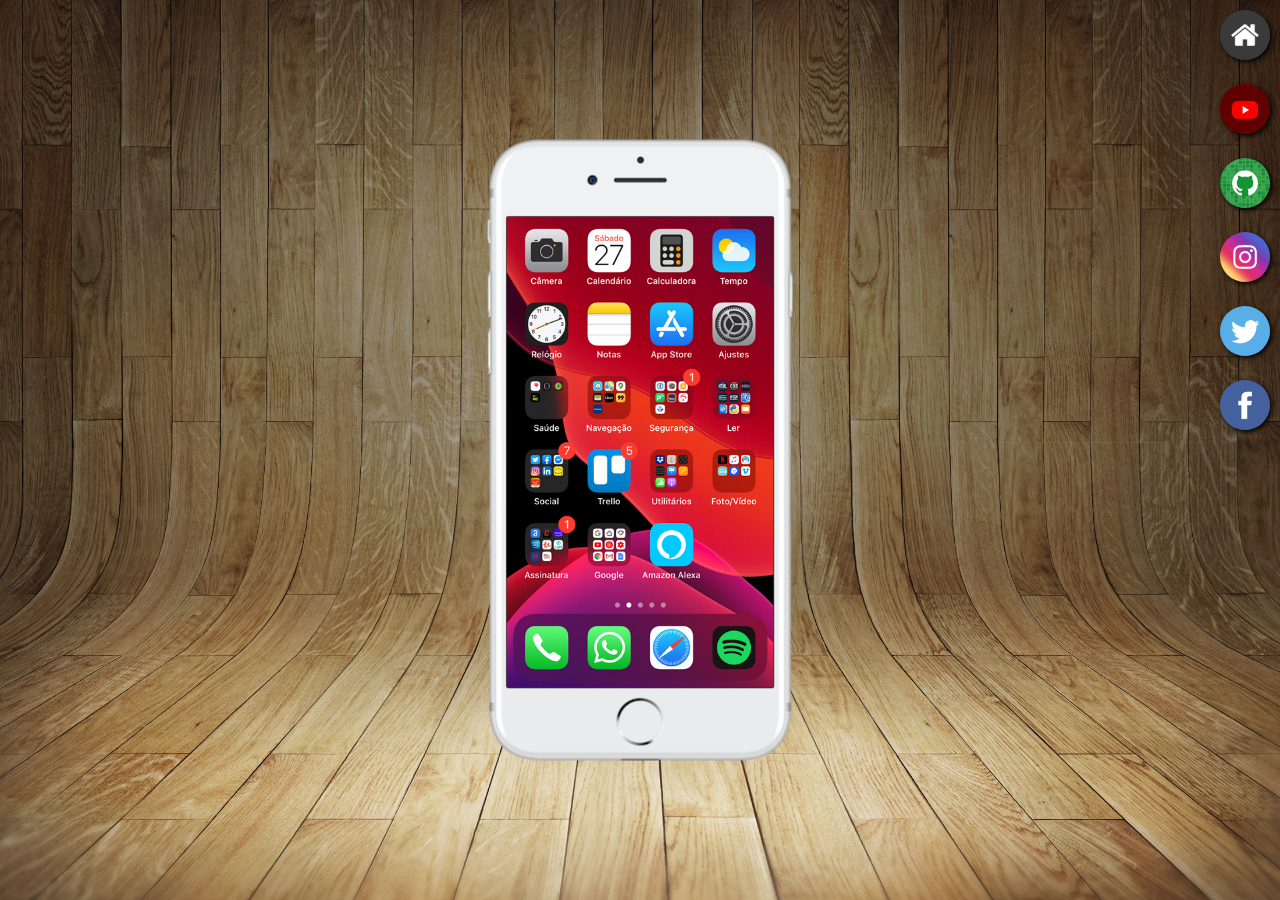
<file: index.html>
<!DOCTYPE html>
<html lang="pt-br">
<head>
    <meta charset="UTF-8">
    <meta name="viewport" content="width=device-width, initial-scale=1.0">
    <link rel="shortcut icon" href="favicon.ico" type="image/x-icon">
    <link rel="stylesheet" href="estilos/style.css">
    <title>Projeto Redes Sociais</title>
</head>
<body>
    <main>
        <section id="telefone">
         <iframe src="home.html" name="tela" id="tela" frameborder="0"></iframe>
        </section>
        <section id="redes-sociais">
            <a href="home.html" target="tela"><img src="imagens/logo-home.jpg" alt="Home"></a><br>
            <a href="youtube.html" target="tela"><img src="imagens/logo-youtube.jpg" alt="YouTube"></a><br>
            <a href="github.html" target="tela"><img src="imagens/logo-github.jpg" alt="GitHub"></a><br>
            <a href="instagram.html" target="tela"><img src="imagens/logo-instagram.jpg" alt="Instagram"></a><br>
            <a href="twiter.html" target="tela"><img src="imagens/logo-twitter.jpg" alt="Twitter"></a><br>
            <a href="facebook.html" target="tela"><img src="imagens/logo-facebook.jpg" alt="Facebook"></a>
        </section>
    </main>
</body>
</html>
</file>
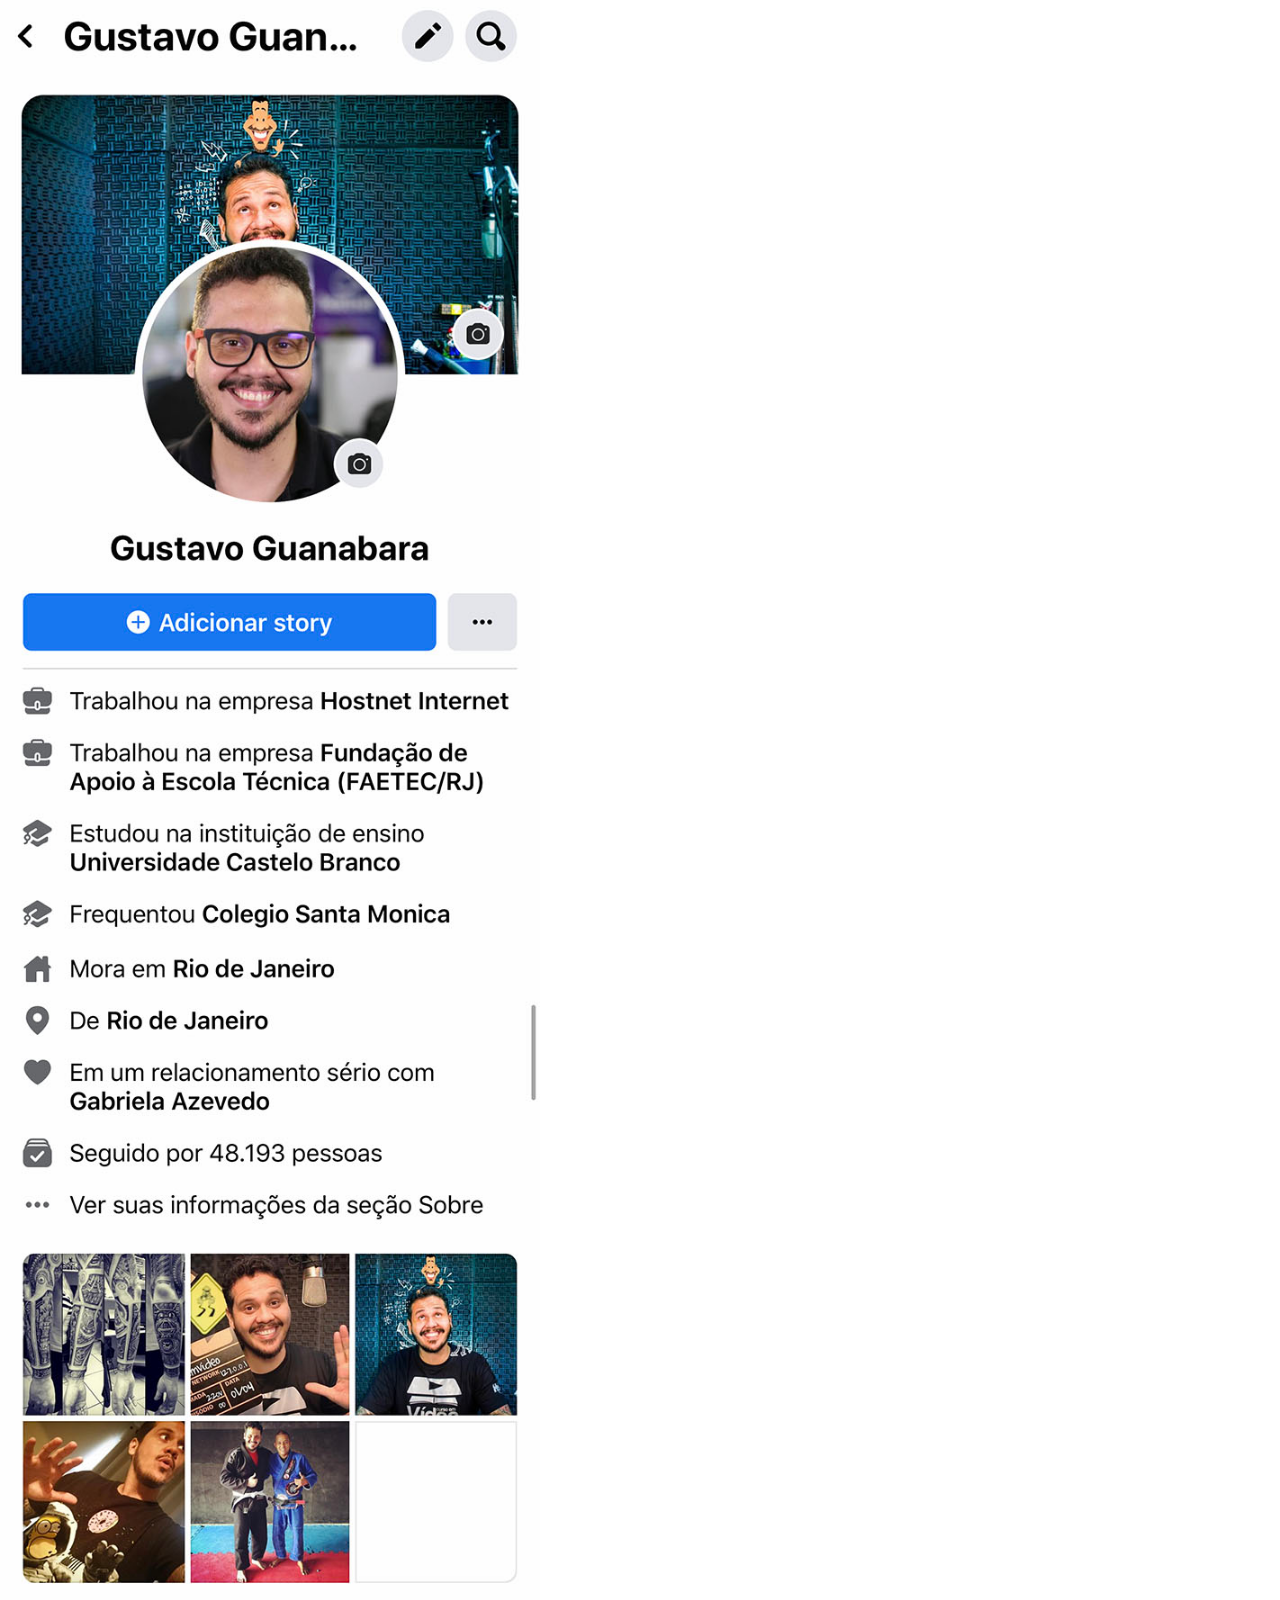
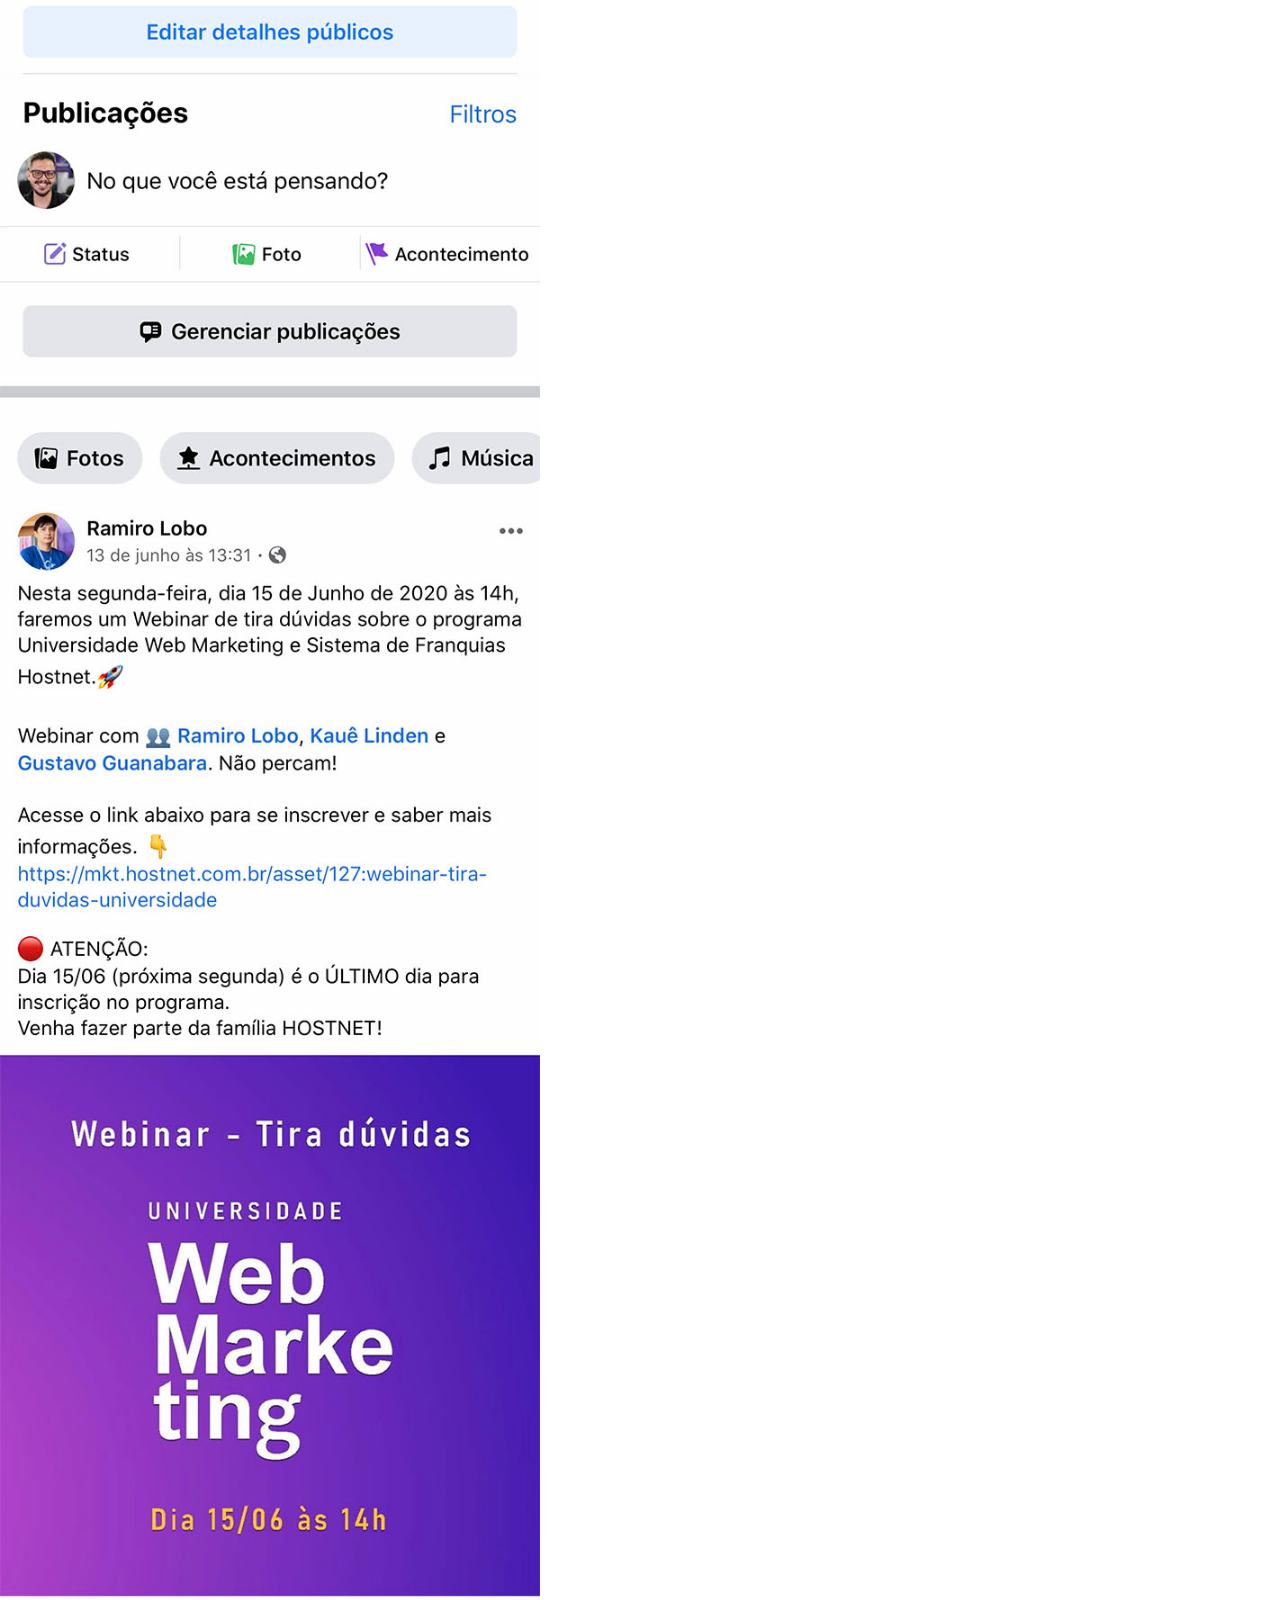
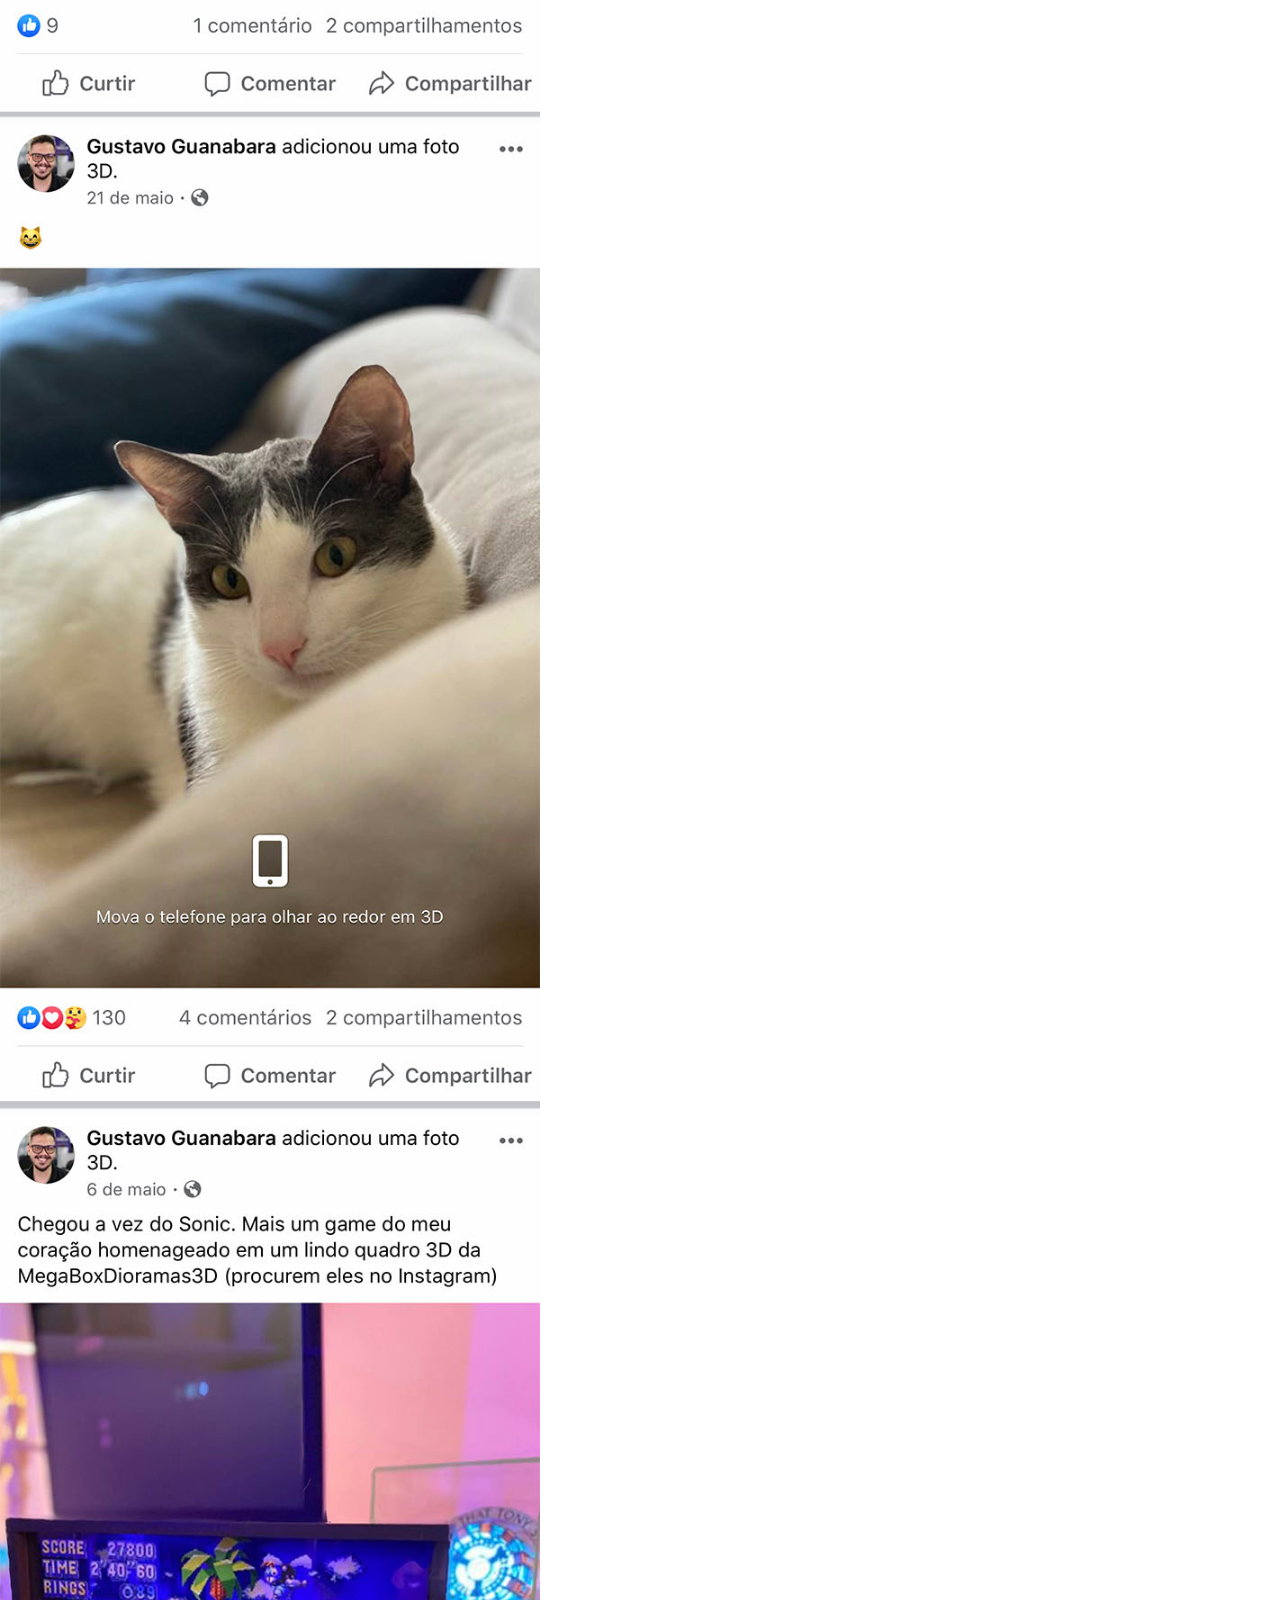
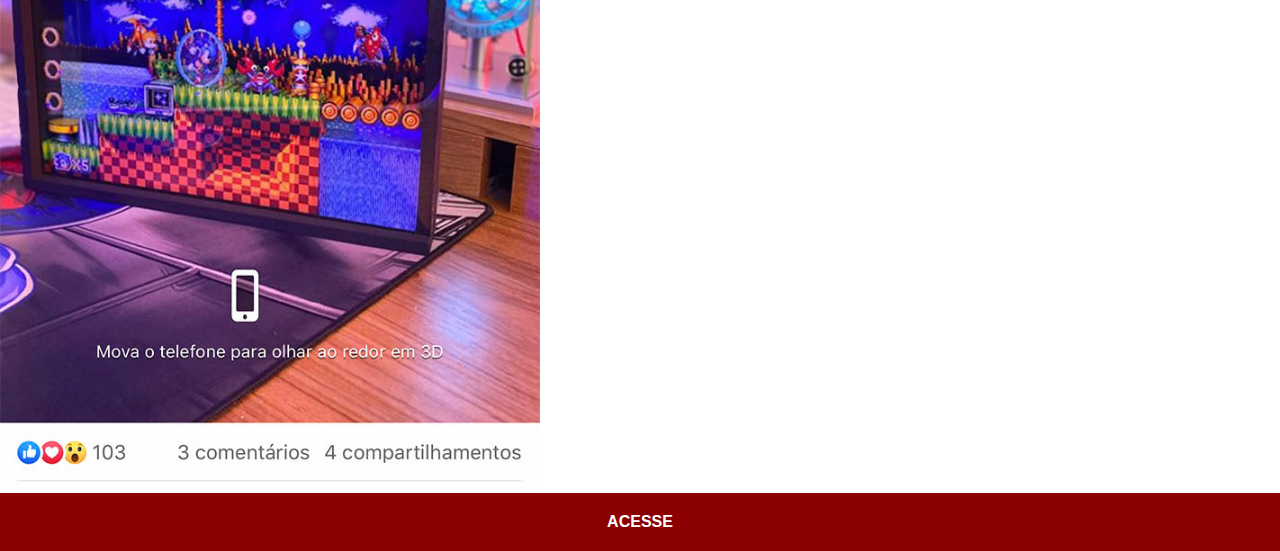
<file: facebook.html>
<!DOCTYPE html>
<html lang="pt-br">
<head>
    <meta charset="UTF-8">
    <meta name="viewport" content="width=device-width, initial-scale=1.0">
    <link rel="stylesheet" href="estilo/social.css">
    <title>Facebook</title>
</head>

<body>
    <img src="imagens/tela-facebook.jpg" alt="Facebook">
    <a href="https://www.facebook.com/" target="_blank">ACESSE</a>
</body>
</html>
</file>
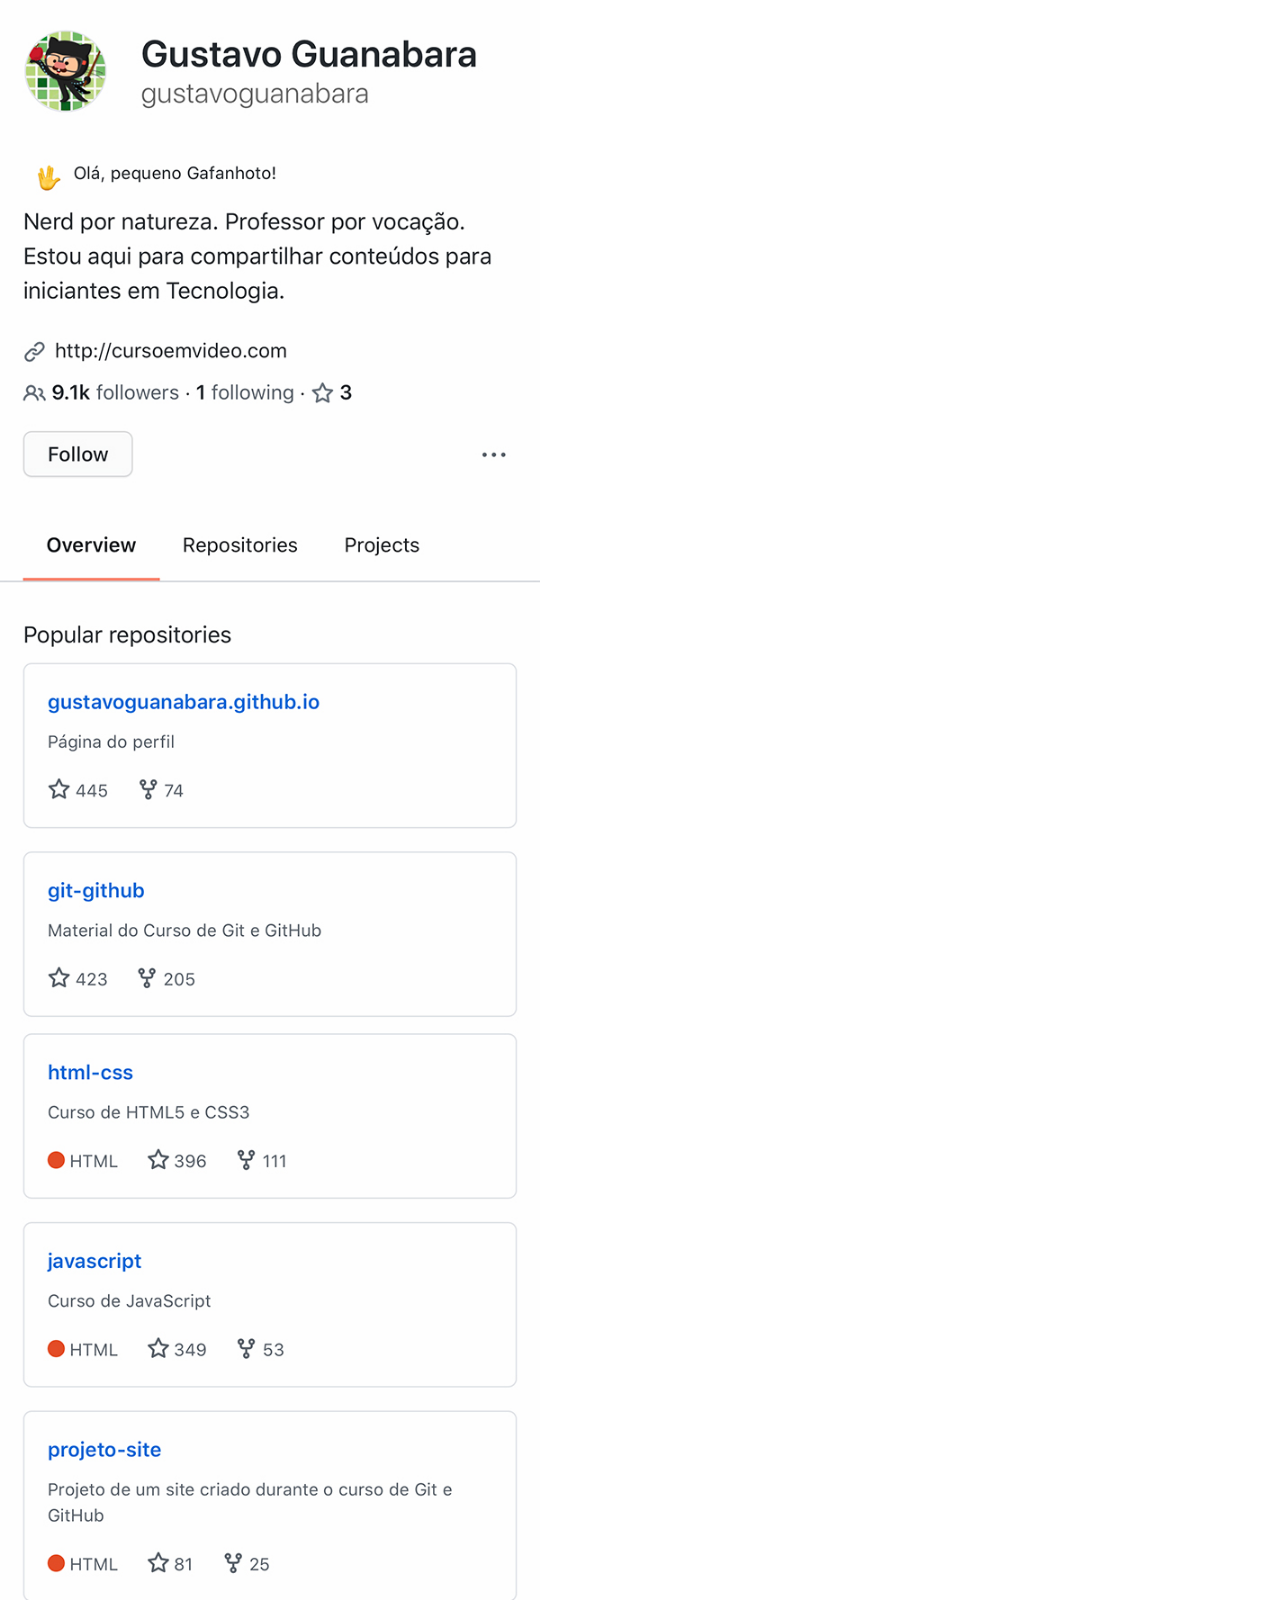
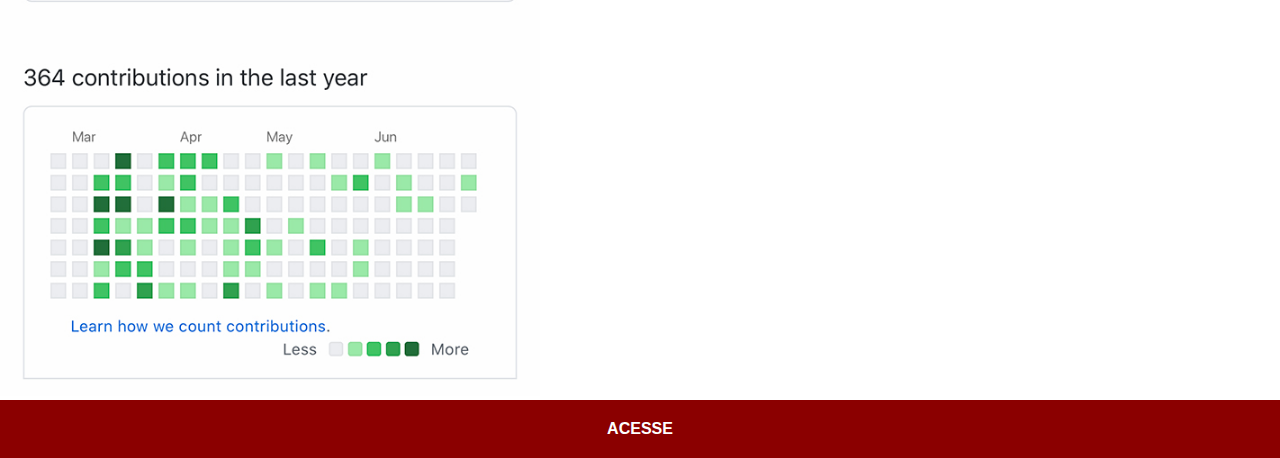
<file: github.html>
<!DOCTYPE html>
<html lang="pt-br">
<head>
    <meta charset="UTF-8">
    <meta name="viewport" content="width=device-width, initial-scale=1.0">
    <link rel="stylesheet" href="estilo/social.css">
    <title>GitHub</title>
</head>

<body>
    <img src="imagens/tela-github.jpg" alt="GitHub">
    <a href="https://github.com/nilsonsantos37" target="_blank">ACESSE</a>
</body>
</html>
</file>
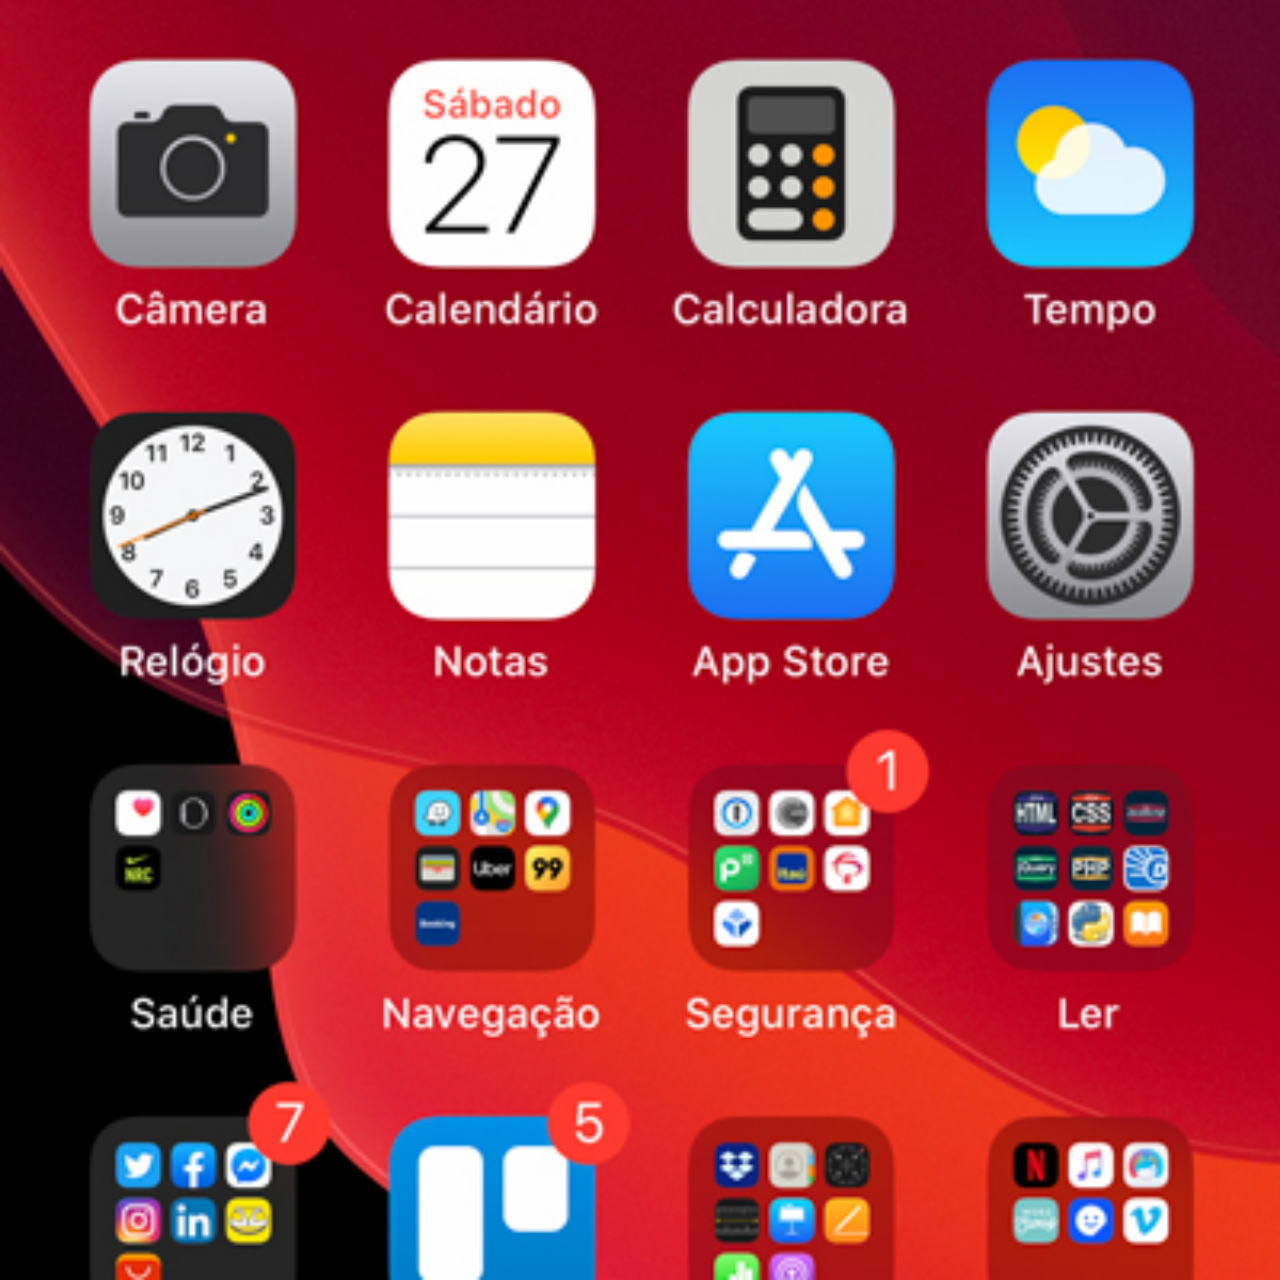
<file: home.html>
<!DOCTYPE html>
<html lang="pt-br">
<head>
    <meta charset="UTF-8">
    <meta name="viewport" content="width=device-width, initial-scale=1.0">
    <title>Home</title>
</head>
<style>
    * {
        margin: 0px;
        padding: 0px;
    }

    body {
        width: 100vw;
        height: 100vw;
        background: black url('imagens/tela-home.jpg') no-repeat top center;
        background-size: cover;
    }
</style>
<body>
    
</body>
</html>
</file>
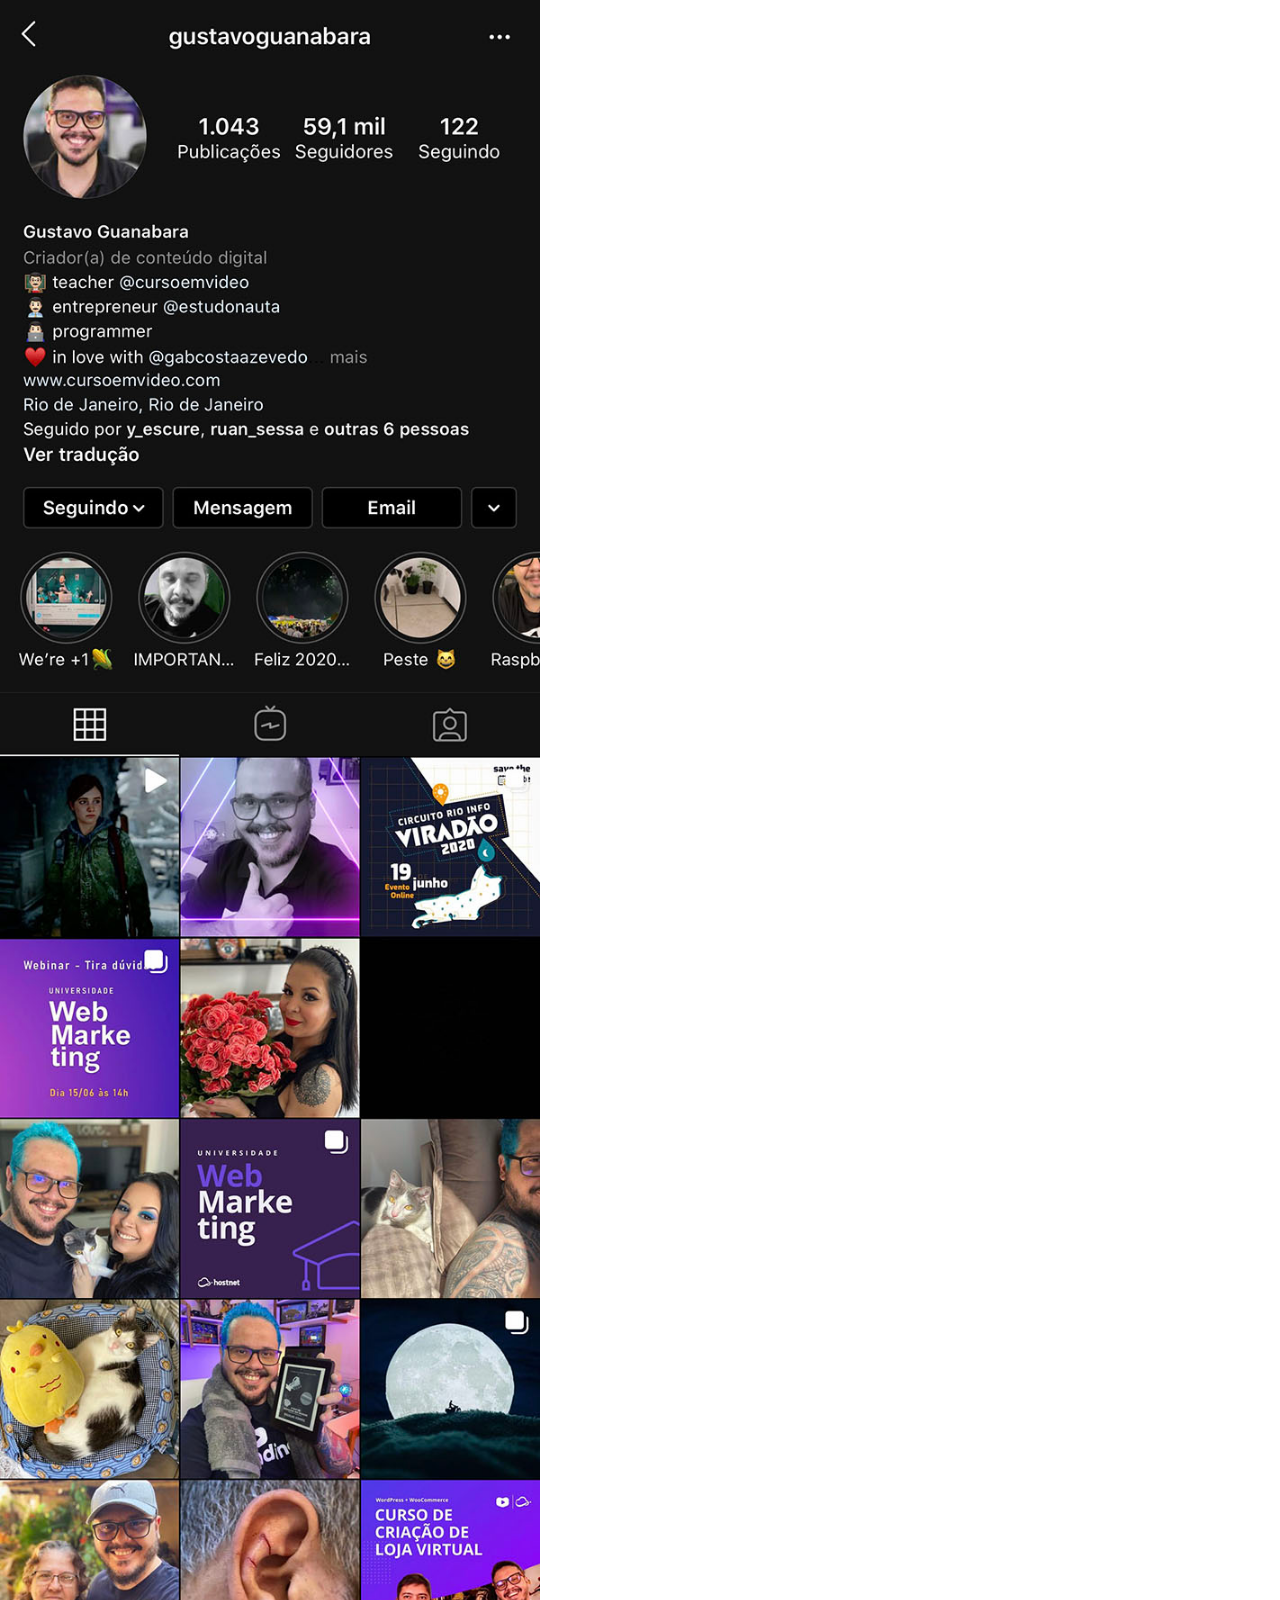
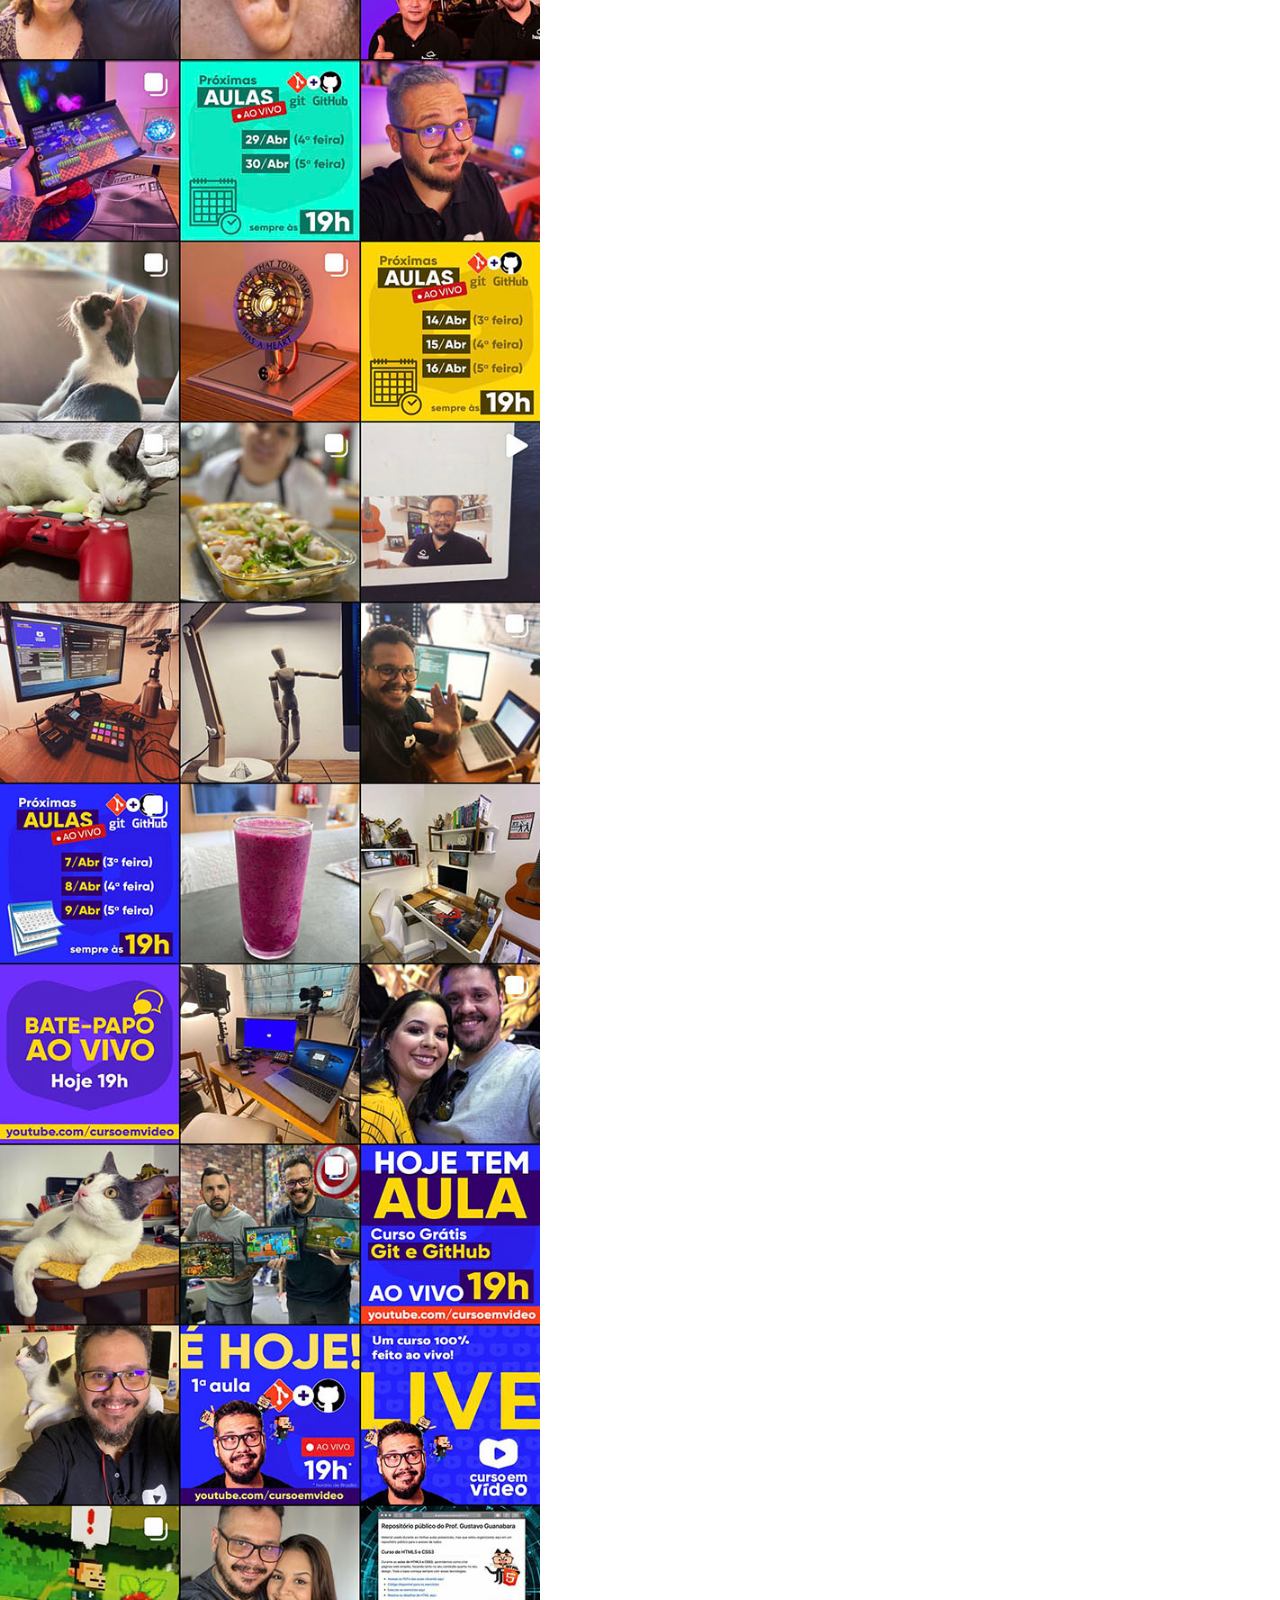
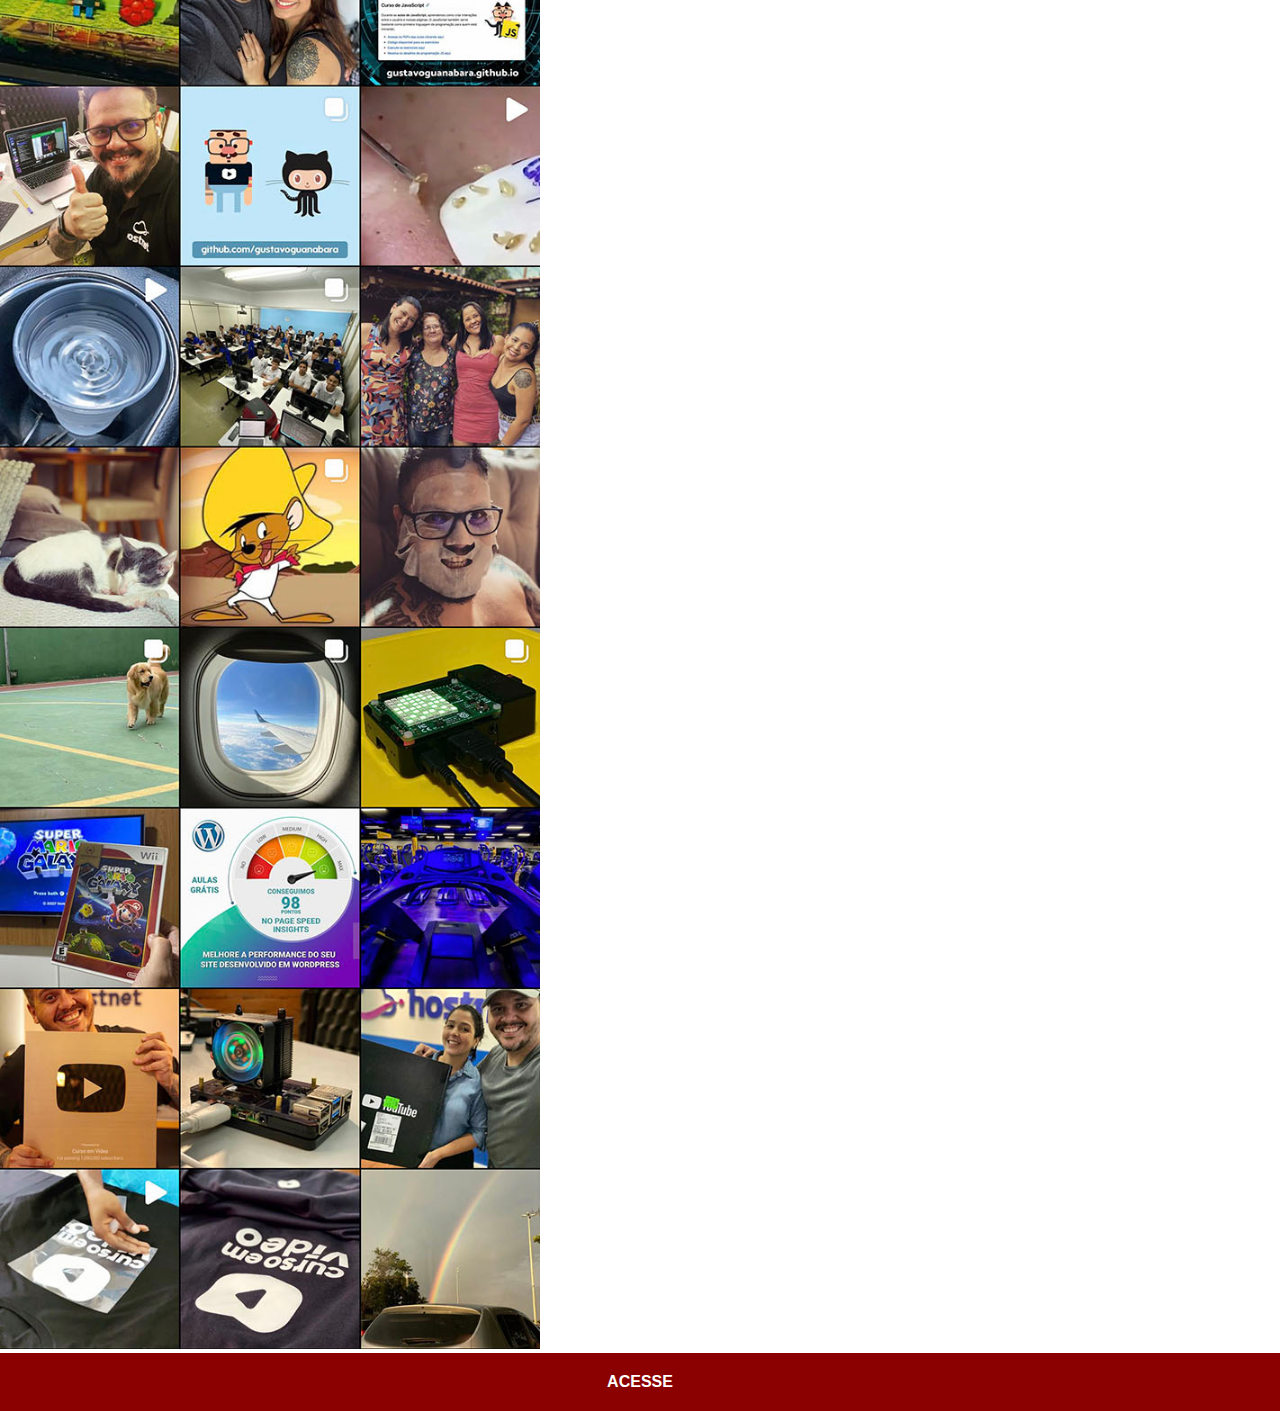
<file: instagram.html>
<!DOCTYPE html>
<html lang="pt-br">
<head>
    <meta charset="UTF-8">
    <meta name="viewport" content="width=device-width, initial-scale=1.0">
    <link rel="stylesheet" href="estilo/social.css">
    <title>Instagram</title>
</head>

<body>
    <img src="imagens/tela-instagram.jpg" alt="GitHub">
    <a href="https://www.instagram.com/nilson2santos/" target="_blank">ACESSE</a>
</body>
</html>
</file>
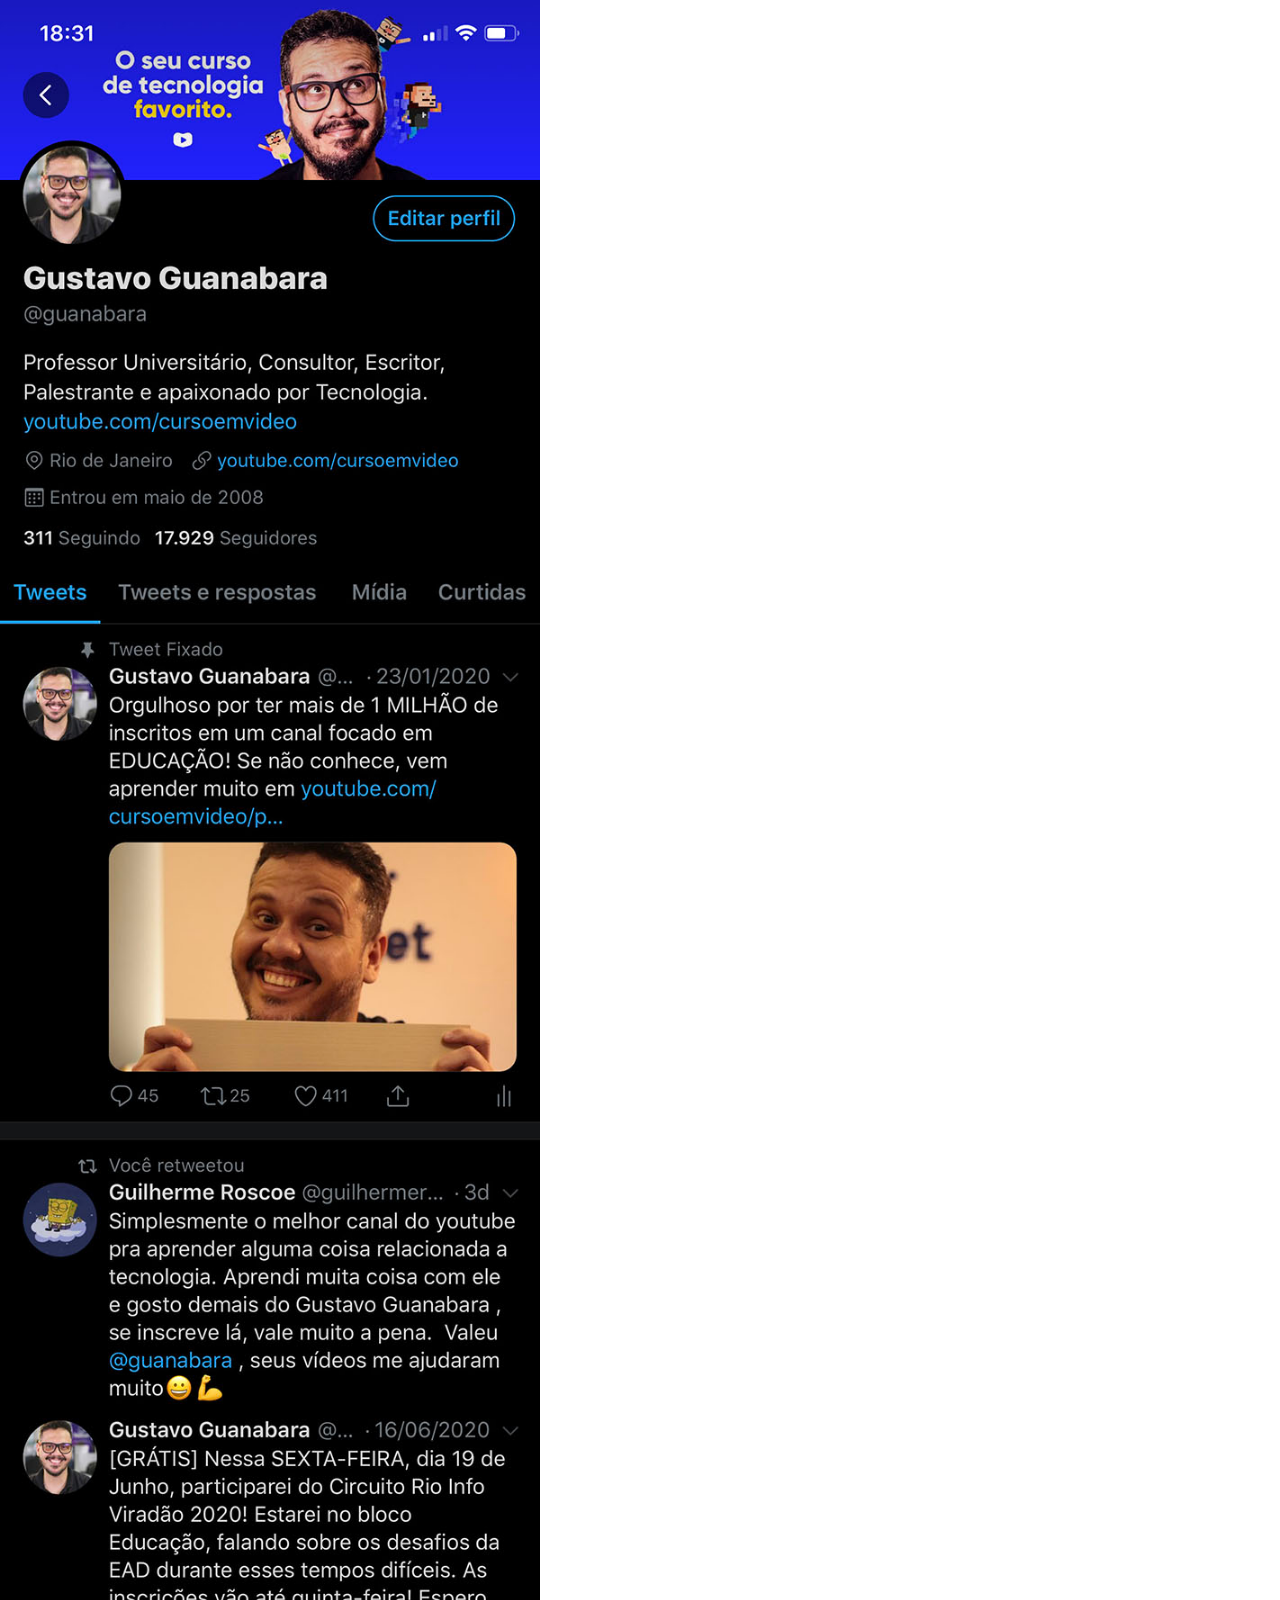
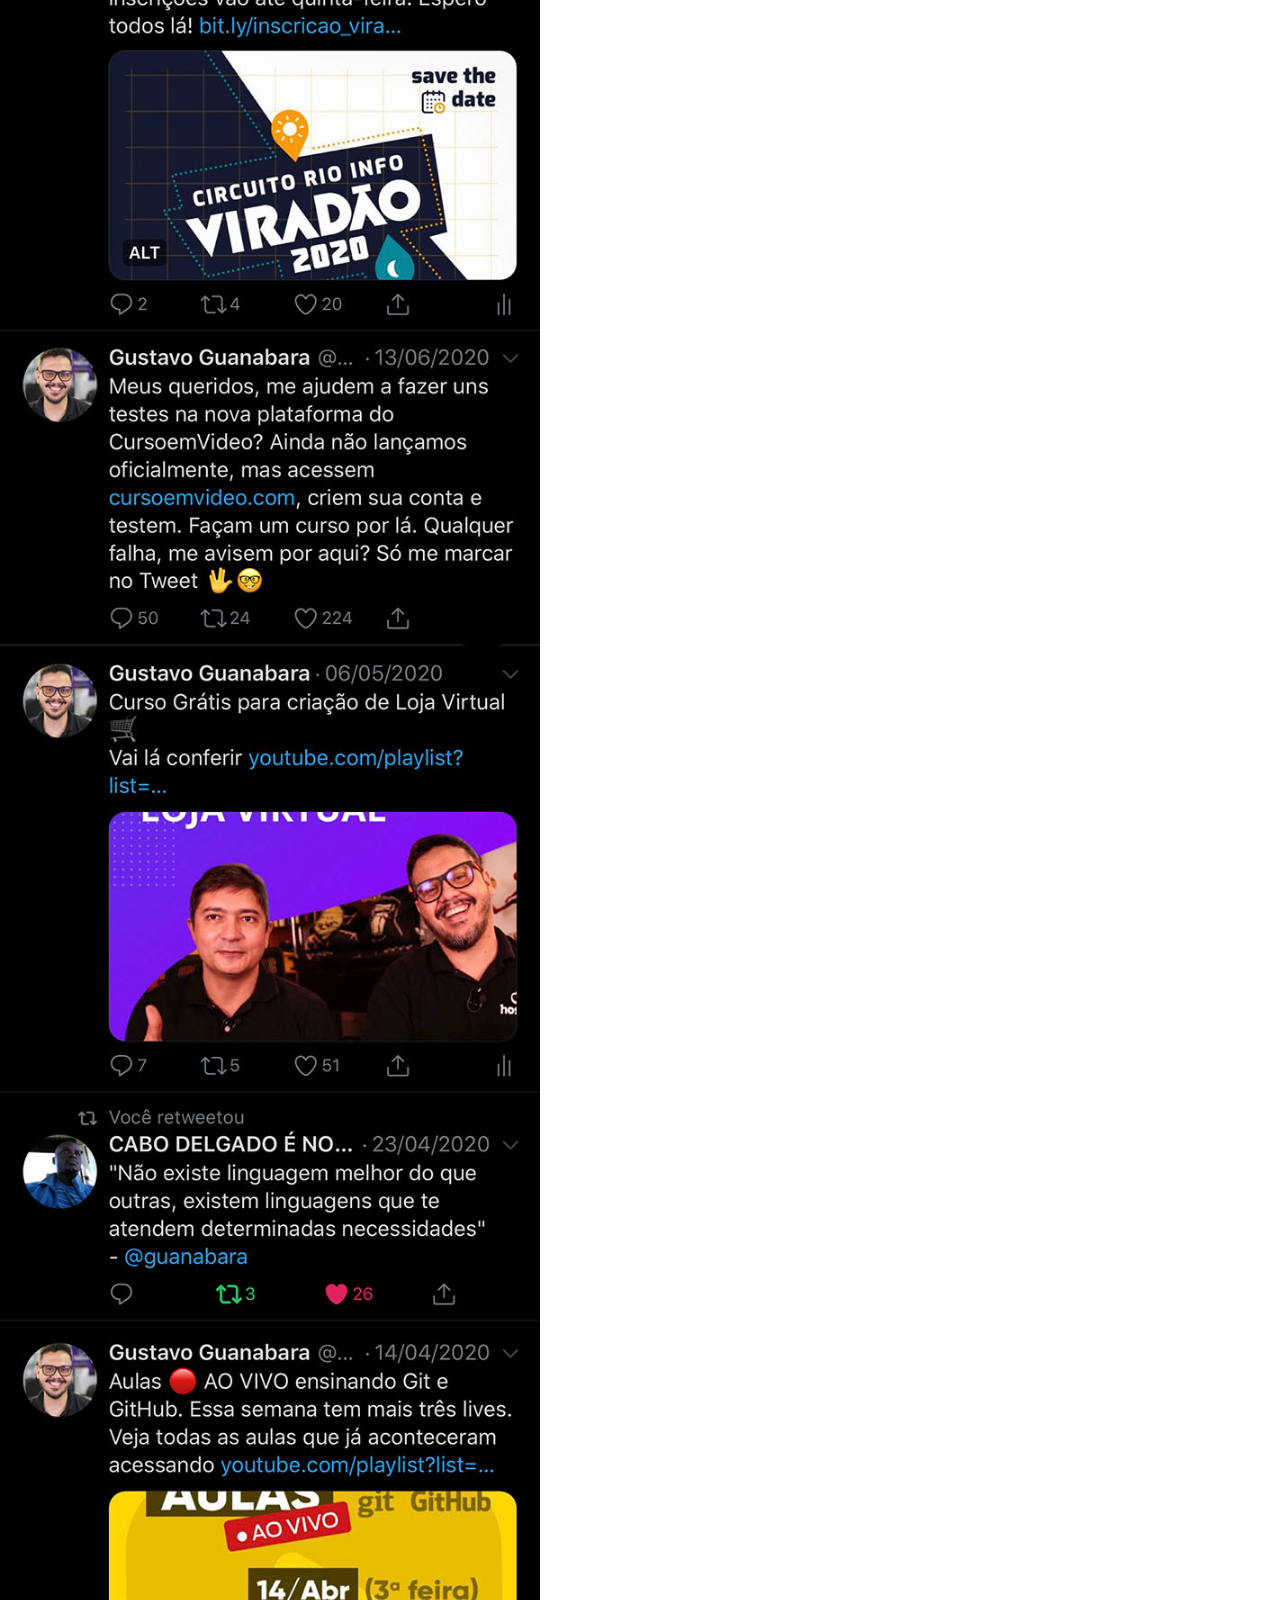
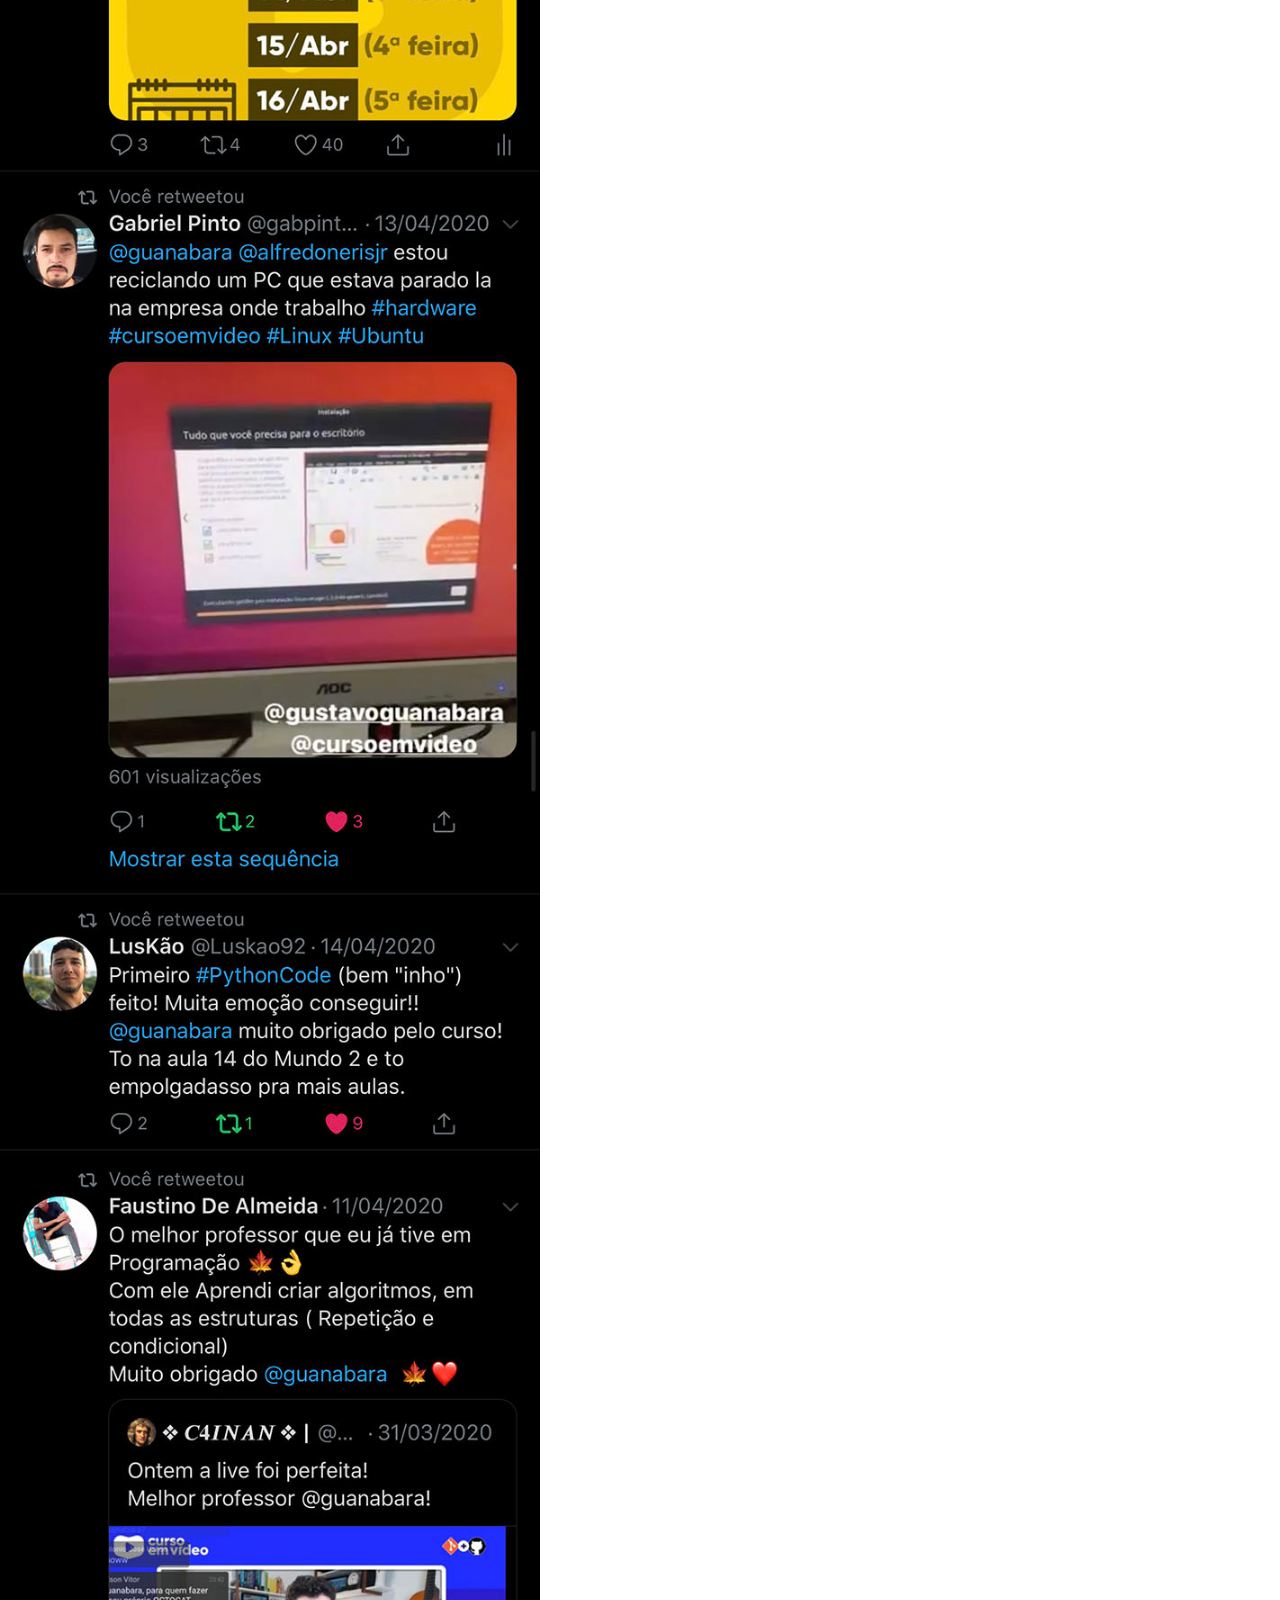
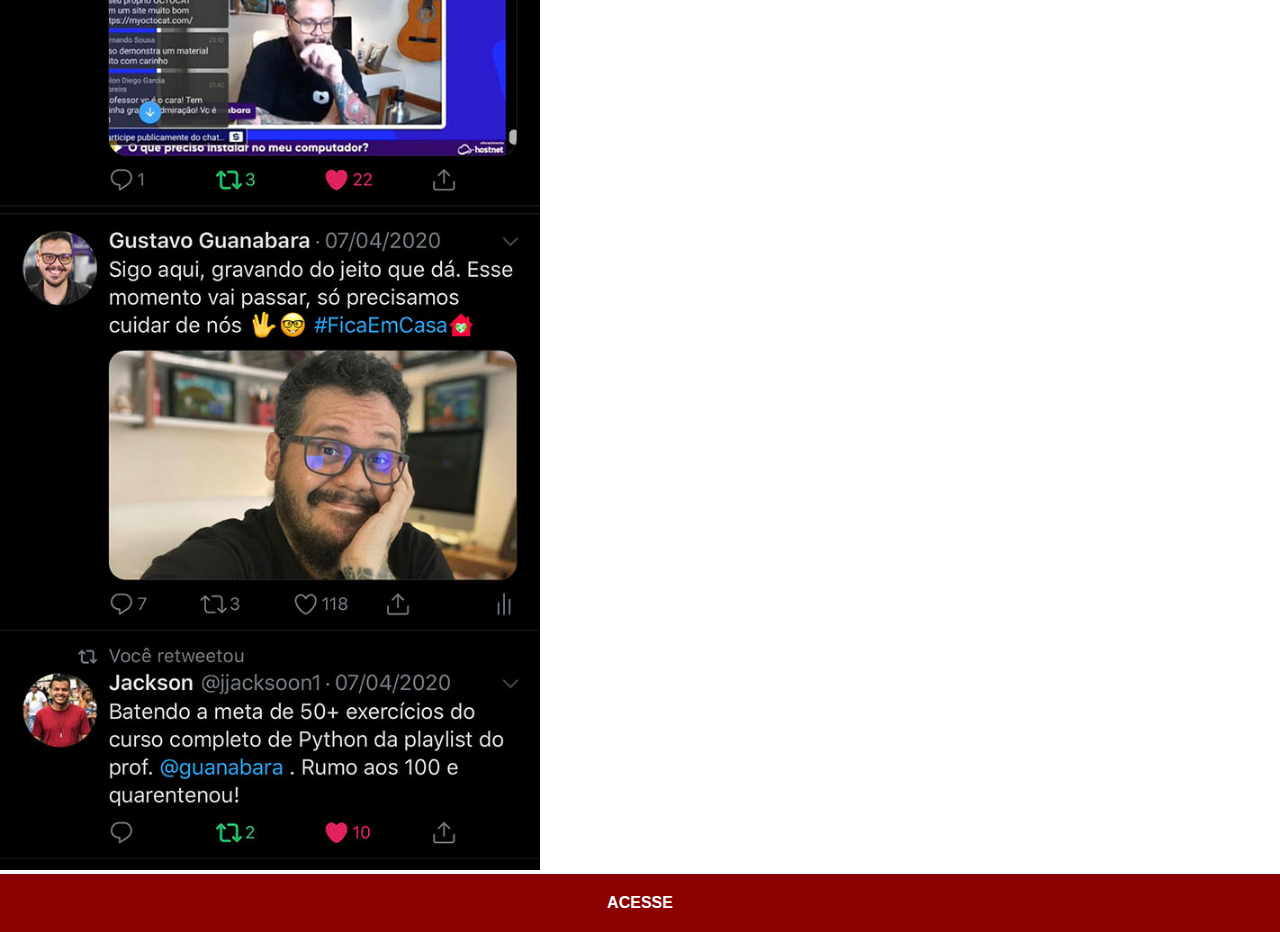
<file: twiter.html>
<!DOCTYPE html>
<html lang="pt-br">
<head>
    <meta charset="UTF-8">
    <meta name="viewport" content="width=device-width, initial-scale=1.0">
    <link rel="stylesheet" href="estilo/social.css">
    <title>Twiter</title>
</head>

<body>
    <img src="imagens/tela-twitter.jpg" alt="GitHub">
    <a href="https://twitter.com/home" target="_blank">ACESSE</a>
</body>
</html>
</file>
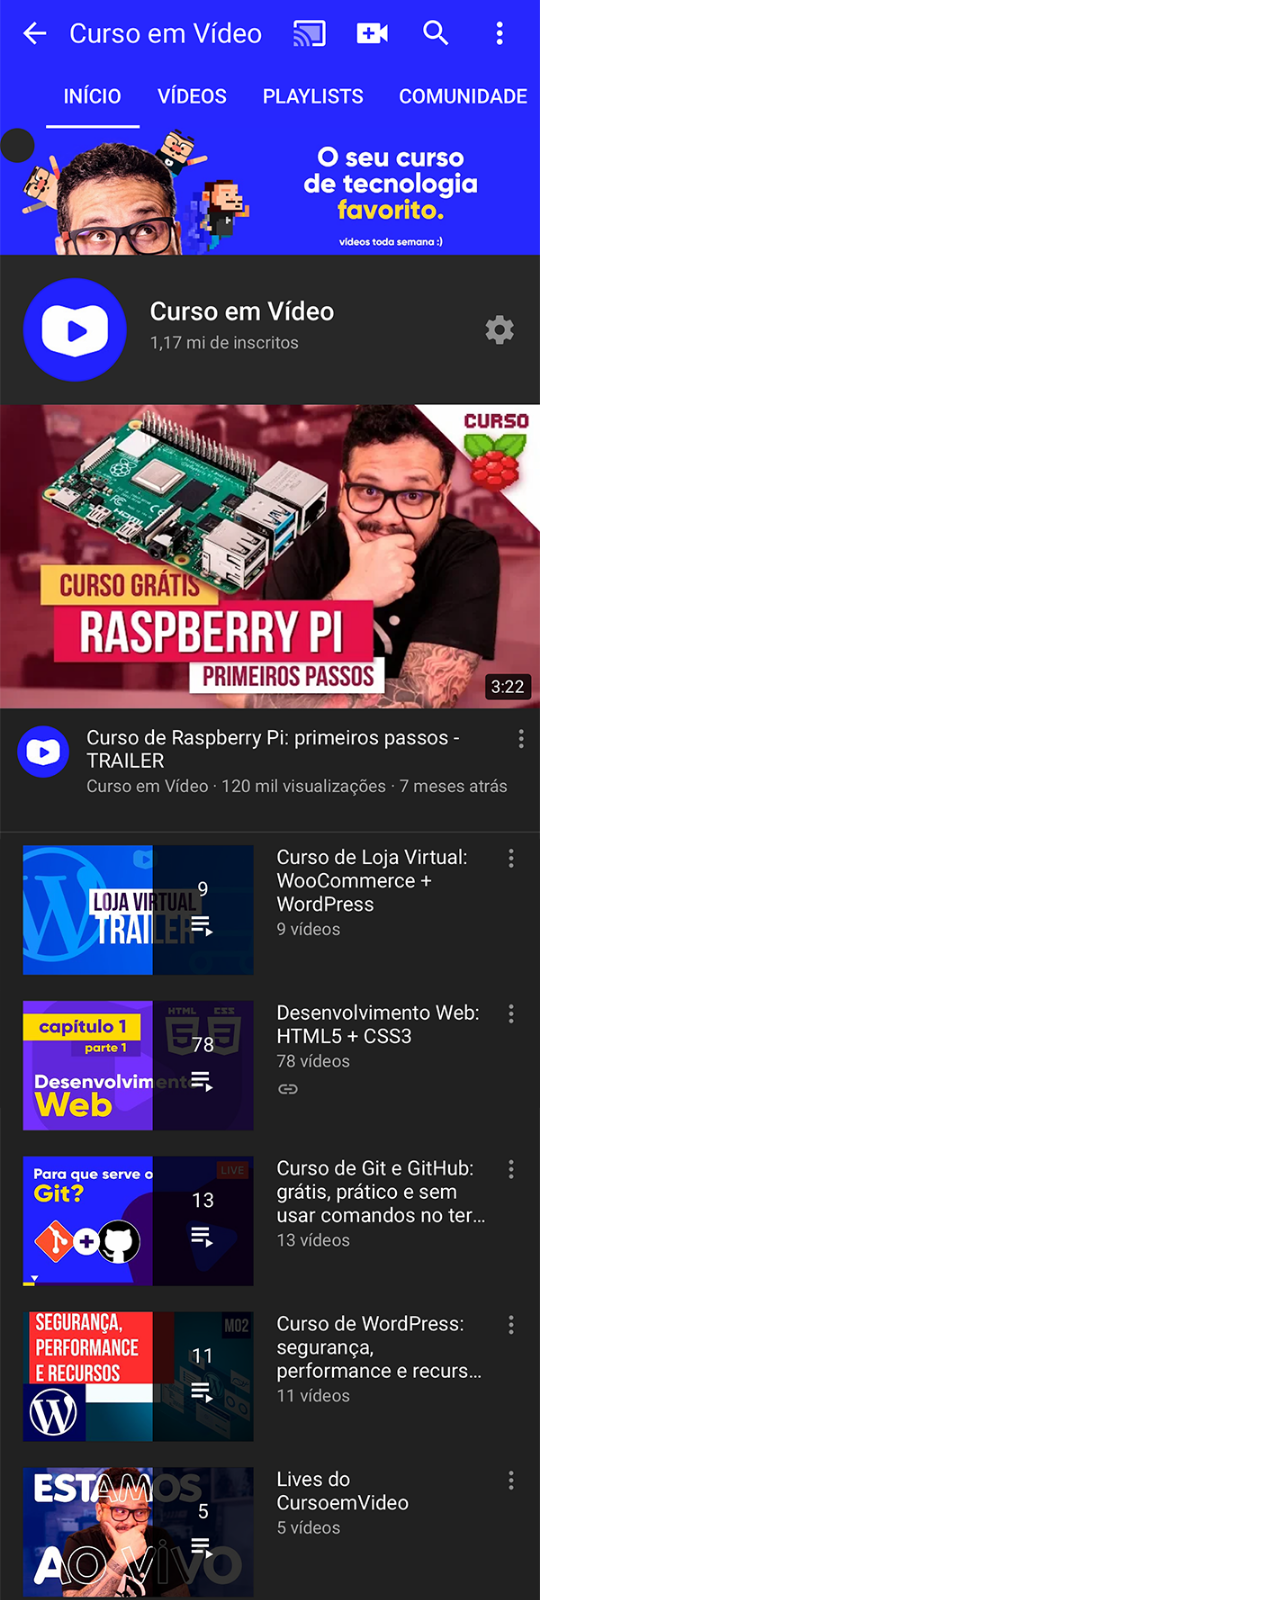
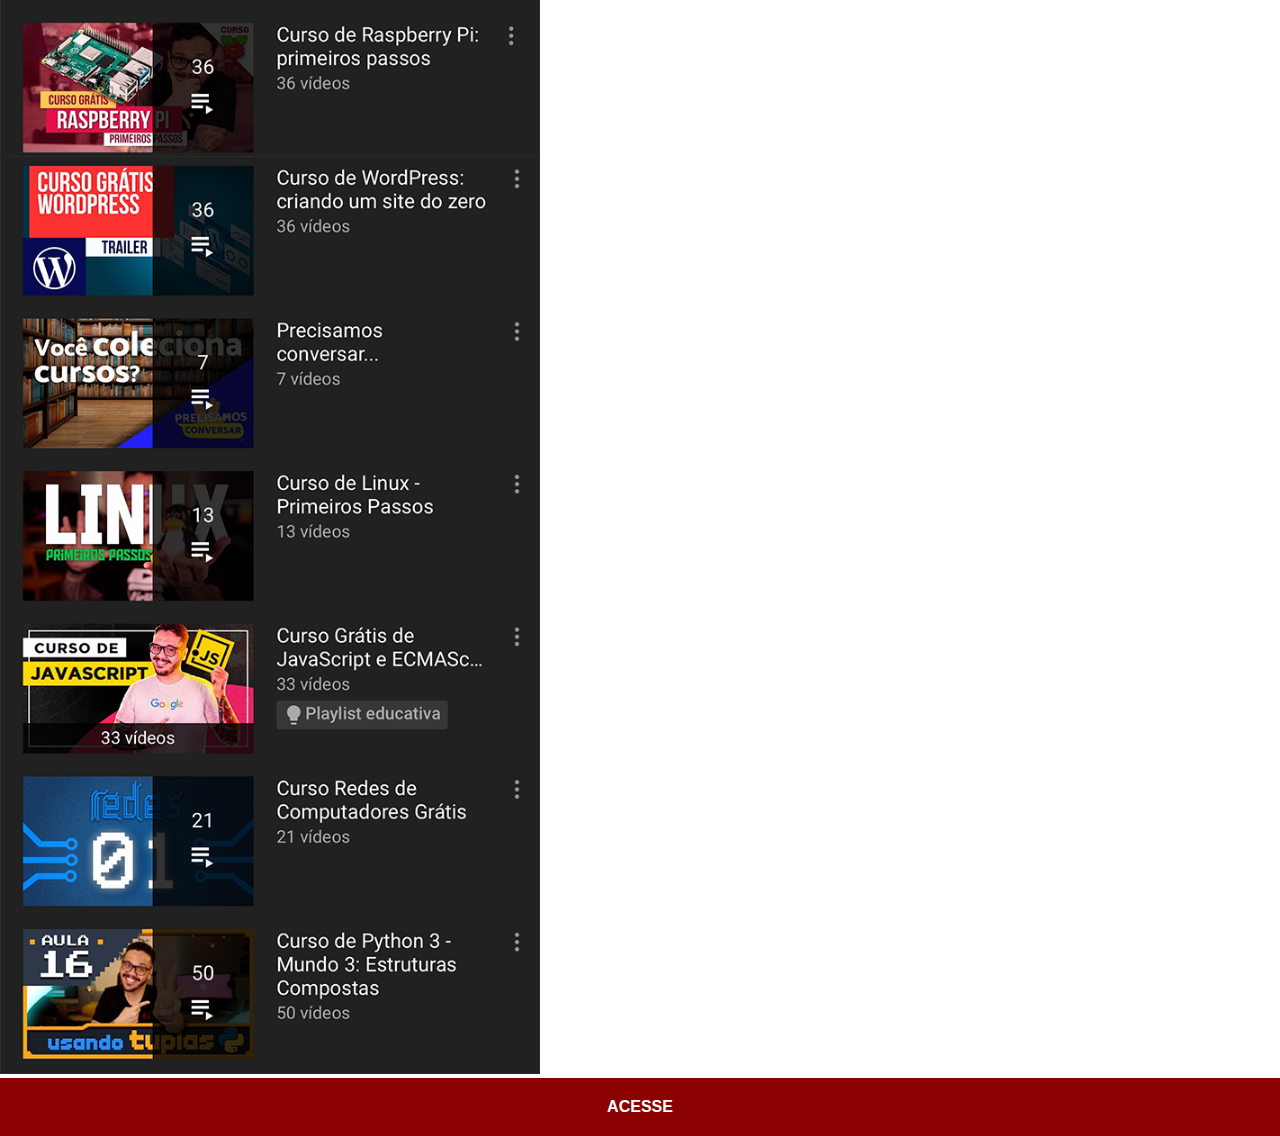
<file: youtube.html>
<!DOCTYPE html>
<html lang="pt-br">
<head>
    <meta charset="UTF-8">
    <meta name="viewport" content="width=device-width, initial-scale=1.0">
    <link rel="stylesheet" href="estilo/social.css">
    <title>YouTube</title>
</head>

<body>
    <img src="imagens/tela-youtube.png" alt="YouTube">
    <a href="https://www.youtube.com/@CursoemVideo/playlists" target="_blank">ACESSE</a>
</body>
</html>
</file>
<file: estilo/social.css>
@charset "UTF-8";

* {
    margin: 0px;
    padding: 0px;
    font-family: Arial, Helvetica, sans-serif;
}

::-webkit-scrollbar {
    width: 0px;
    height: 0px;
}

img {
    width: 60vh;
}

a {
    display: block;
    background-color: darkred;
    color: white;
    padding: 20px;
    text-align: center;
    font-weight: bolder;
    text-decoration: none;
}

a:hover {
    background-color: red;
}
</file>
<file: estilos/style.css>
@charset "UTH-8";
 
   /* "reset" elimina as configurações padroes do site*/
   *{
    margin: 0px;
    padding: 0px;
    font-family: Arial, Helvetica, sans-serif;
}

html, body {
    height: 100vh; /*altura total do navegador*/
    width:  100vw;/*largura total*/
    background-color: black;
}

body {
    background: url('../imagens/fundo-madeira.jpg')no-repeat top center;
    background-size: cover;
    background-attachment: fixed;
}

main {
    position: relative;
    height: 100vh;
}

section#telefone {
    position: absolute;
    top: 50%;
    left: 50%;
    transform: translate(-50%, -50%);
    height: 627px;
    width: 311px;
    background: url('../imagens/frame-iphone.png') no-repeat;
}

iframe#tela {
    position: relative;
    top: 80px;
    left: 22px;
    width: 267px;
    height: 471px;
}

section#redes-sociais {
    text-align: right;
}
section#redes-sociais img {
    width: 50px;
    margin: 10px;
    border-radius: 50%;
    box-shadow: 2px 2px 5px rgba(0, 0, 0, 400);
    box-sizing: border-box;
}

section#redes-sociais img:hover {
border: 2px solid rgba(255, 255, 255, 0.637);
transform: translate(-3px, -3px);
box-shadow: 5px 5px 10px rgba(r0, 0, 0, 0.623);
transition: transform .3s, border 1s;
}
</file>
